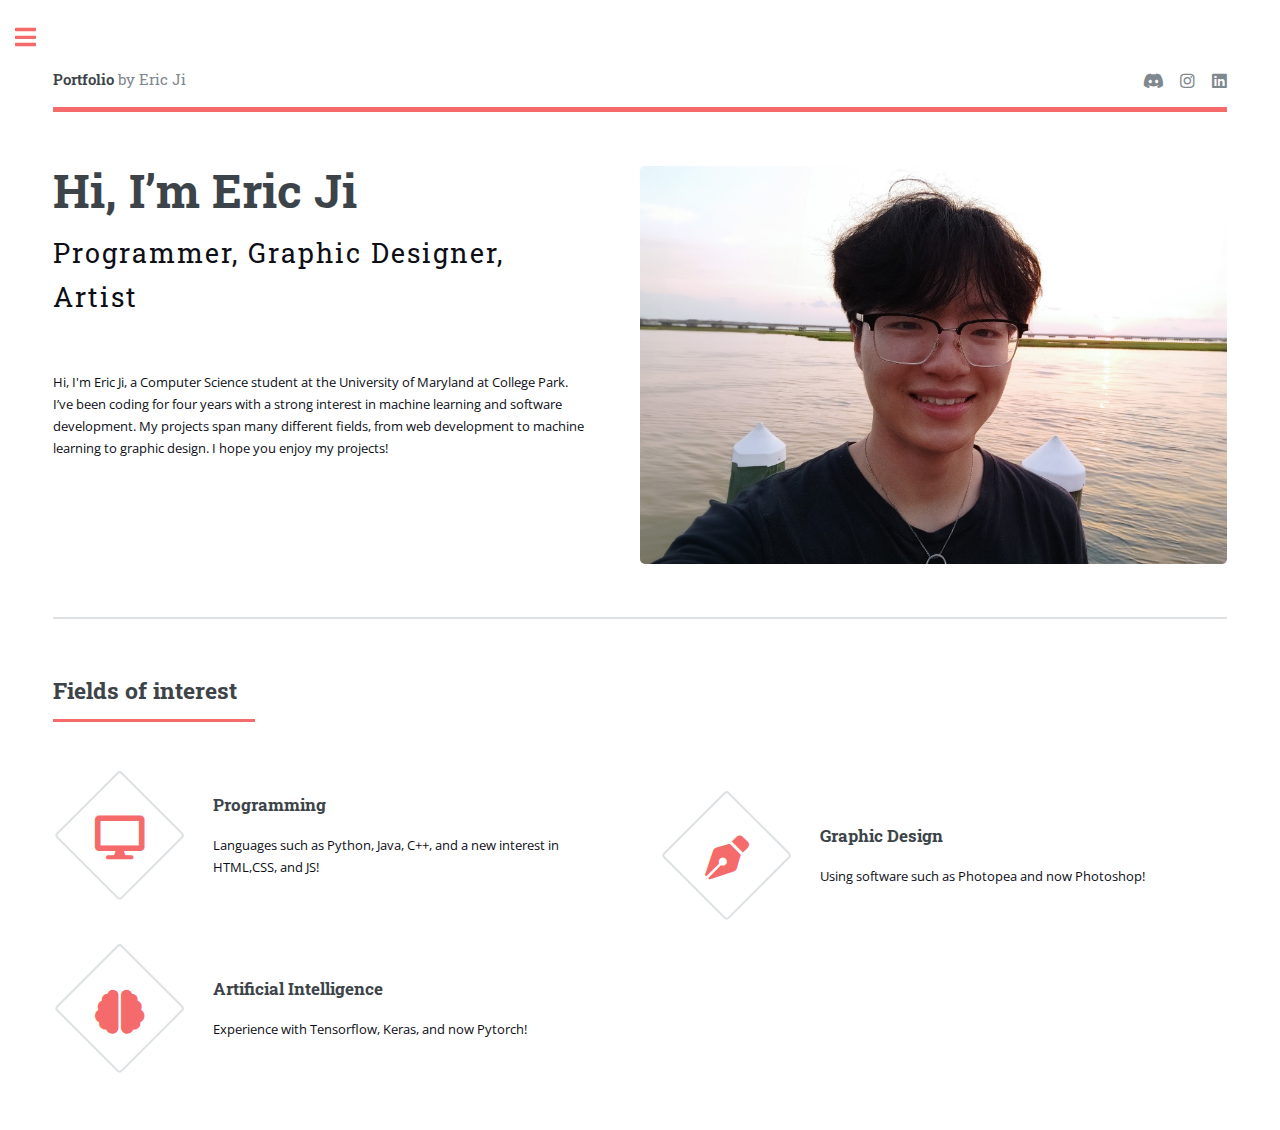
<file: index.html>
<!DOCTYPE HTML>
<!--
-->
<html>
	<head>
		<title>Eric Ji Portfolio</title>
		<meta charset="utf-8" />
		<meta name="viewport" content="width=device-width, initial-scale=1, user-scalable=no" />
		<link rel="stylesheet" href="assets/css/main.css" />
        <link rel="stylesheet" href="assets/css/clipboard.css" /
	</head>
	<body class="is-preload">

		<!-- Wrapper -->
			<div id="wrapper">

				<!-- Main -->
					<div id="main">
						<div class="inner">

							<!-- Header -->
								<header id="header">
									<a href="index.html" class="logo"><strong>Portfolio</strong> by Eric Ji</a>
									<ul class="icons">
										<li><a href="#" class="icon brands fa-discord"><span class="label">Discord</span></a></li>
										<li><a href="https://www.instagram.com/therealegman/" target="_blank" class="icon brands fa-instagram"><span class="label">Instagram</span></a></li>
                                        <li><a href="https://www.linkedin.com/in/ericji2004/" target="_blank" class="icon brands fa-linkedin"><span class="label">LinkedIn</span></a></li>
									</ul-->
								</header>

							<!-- Banner: About me-->
								<section id="banner">
									<div class="content">
										<header>
											<h1>Hi, I’m Eric Ji</h1>
											<p>Programmer, Graphic Designer, Artist</p>
										</header>
										<p>Hi, I'm Eric Ji, a Computer Science student at the University of Maryland at College Park. 
                                           I’ve been coding for four years with a strong interest in machine learning and software development.
                                           My projects span many different fields, from web development to machine learning to graphic design.
                                            I hope you enjoy my projects!
                                        </p>
										<!--ul class="actions">
											<li><a href="#" class="button big">Learn More</a></li>
										</ul-->
									</div>
									<span class="image object">
										<img src="images/pic_of_me1.jpg" alt="" />
									</span>
								</section>

							<!-- Section: Fields of interest -->
								<section>
									<header class="major">
										<h2>Fields of interest</h2>
									</header>
									<div class="features">
										<article>
											<span class="icon solid fa-desktop"></span>
											<div class="content">
												<h3>Programming</h3>
												<p>Languages such as Python, Java, C++, and a new interest in HTML,CSS, and JS!</p>
											</div>
										</article>
										<article>
											<span class="icon solid fa-pen-nib"></span>
											<div class="content">
												<h3>Graphic Design</h3>
												<p>Using software such as Photopea and now Photoshop!</p>
											</div>
										</article>
										<article>
											<span class="icon solid fa-brain"></span>
											<div class="content">
												<h3>Artificial Intelligence</h3>
												<p>Experience with Tensorflow, Keras, and now Pytorch!</p>
											</div>
										</article>
										<!--article>
											<span class="icon solid fa-cubes"></span>
											<div class="content">
												<h3>3D Modeling</h3>
												<p>Projects with Tinkercad are a breeze!</p>
											</div>
										</article-->
									</div>
								</section>

							<!-- Section: More about projects -->
								<!--section>
									<header class="major">
										<h2>More About My Projects</h2>
									</header>
									<div class="posts">
										<article>
											<a href="#" class="image"><img src="images/pic01.jpg" alt="" /></a>
											<h3>AI based word generation</h3>
											<p>Using the wonders of Python and a little bit of statistics, words can be created more accurately than ever before!</p>
											<ul class="actions">
												<li><a href="#" class="button">More</a></li>
											</ul>
										</article>
										<article>
											<a href="#" class="image"><img src="images/pic02.jpg" alt="" /></a>
											<h3>Nulla amet dolore</h3>
											<p>Aenean ornare velit lacus, ac varius enim lorem ullamcorper dolore. Proin aliquam facilisis ante interdum. Sed nulla amet lorem feugiat tempus aliquam.</p>
											<ul class="actions">
												<li><a href="#" class="button">More</a></li>
											</ul>
										</article>
										<article>
											<a href="#" class="image"><img src="images/pic03.jpg" alt="" /></a>
											<h3>Tempus ullamcorper</h3>
											<p>Aenean ornare velit lacus, ac varius enim lorem ullamcorper dolore. Proin aliquam facilisis ante interdum. Sed nulla amet lorem feugiat tempus aliquam.</p>
											<ul class="actions">
												<li><a href="#" class="button">More</a></li>
											</ul>
										</article>
										<article>
											<a href="#" class="image"><img src="images/pic04.jpg" alt="" /></a>
											<h3>Sed etiam facilis</h3>
											<p>Aenean ornare velit lacus, ac varius enim lorem ullamcorper dolore. Proin aliquam facilisis ante interdum. Sed nulla amet lorem feugiat tempus aliquam.</p>
											<ul class="actions">
												<li><a href="#" class="button">More</a></li>
											</ul>
										</article>
										<article>
											<a href="#" class="image"><img src="images/pic05.jpg" alt="" /></a>
											<h3>Feugiat lorem aenean</h3>
											<p>Aenean ornare velit lacus, ac varius enim lorem ullamcorper dolore. Proin aliquam facilisis ante interdum. Sed nulla amet lorem feugiat tempus aliquam.</p>
											<ul class="actions">
												<li><a href="#" class="button">More</a></li>
											</ul>
										</article>
										<article>
											<a href="#" class="image"><img src="images/pic06.jpg" alt="" /></a>
											<h3>Amet varius aliquam</h3>
											<p>Aenean ornare velit lacus, ac varius enim lorem ullamcorper dolore. Proin aliquam facilisis ante interdum. Sed nulla amet lorem feugiat tempus aliquam.</p>
											<ul class="actions">
												<li><a href="#" class="button">More</a></li>
											</ul>
										</article>
									</div>
								</section-->

						</div>
					</div>

				<!-- Sidebar -->
					<div id="sidebar">
						<div class="inner">

							<!-- Search -->
								<!--section id="search" class="alt">
									<form method="post" action="#">
										<input type="text" name="query" id="query" placeholder="Search" />
									</form>
								</section-->

							<!-- Menu -->
								<nav id="menu">
									<header class="major">
										<h2>Menu</h2>
									</header>
									<ul>
										<li><a href="index.html">Homepage</a></li>
                                        <li><a href="aboutMe.html">About Me</a></li>
                                        <!--li>
											<span class="opener">Programming</span>
											<ul>
												<li><a href="#">Lorem Dolor</a></li>
											</ul>
										</li-->
                                        <li><a href="graphicDesign.html">Graphic Design</a></li>
                                        <!--li><a href="index.html">Design</a></li>
                                        <li><a href="index.html">3D Modeling</a></li>
										<li><a href="generic.html">Generic</a></li>
										<li><a href="elements.html">Elements</a></li-->
									</ul>
								</nav>

							<!-- Section -->
								<!--section>
									<header class="major">
										<h2>Ante interdum</h2>
									</header>
									<div class="mini-posts">
										<article>
											<a href="#" class="image"><img src="images/pic07.jpg" alt="" /></a>
											<p>Aenean ornare velit lacus, ac varius enim lorem ullamcorper dolore aliquam.</p>
										</article>
										<article>
											<a href="#" class="image"><img src="images/pic08.jpg" alt="" /></a>
											<p>Aenean ornare velit lacus, ac varius enim lorem ullamcorper dolore aliquam.</p>
										</article>
										<article>
											<a href="#" class="image"><img src="images/pic09.jpg" alt="" /></a>
											<p>Aenean ornare velit lacus, ac varius enim lorem ullamcorper dolore aliquam.</p>
										</article>
									</div>
									<ul class="actions">
										<li><a href="#" class="button">More</a></li>
									</ul>
								</section-->

							<!-- Section: contacts -->
                            <section>
                                <header class="major">
                                    <h2>Get in touch</h2>
                                </header>
                                <p>I'm always looking for new experiances and opportunities! If you're interested in having me be part of your team, feel free to reach out!</p>
                                <ul class="contact">
                                    <!--li class="icon solid fa-envelope"><a href="#">information@untitled.tld</a></li-->
                                    <li onclick="copyToClipboard()" class="icon brands fa-discord tooltip">
                                        Thatoneasianguy#1894
                                        <span class="tooltiptext">Click to copy Discord ID</span>
                                    </li>

                                    <li class="icon brands fa-instagram">
                                        <a href="https://www.instagram.com/therealegman/" target="_blank">@therealegman</a>
                                    </li>
                                    
                                    <li class="icon brands fa-linkedin">
                                        <a href="https://www.linkedin.com/in/ericji2004/" target="_blank">Eric Ji</a>
                                    </li>
                                            <!--li class="icon solid fa-home">1234 Somewhere Road #8254<br />
                                    Nashville, TN 00000-0000</li-->
                                </ul>
                            </section>

							<!-- Footer -->
								<footer id="footer">
									<p class="copyright">&copy; Eric Ji Ltd. All rights reserved.</p>
								</footer>

						</div>
					</div>

			</div>

		<!-- Scripts -->
			<script src="assets/js/jquery.min.js"></script>
			<script src="assets/js/browser.min.js"></script>
			<script src="assets/js/breakpoints.min.js"></script>
			<script src="assets/js/util.js"></script>
			<script src="assets/js/main.js"></script>
            <script src="assets/js/clipboard.js"></script>

	</body>
</html>
</file>
<file: assets/css/clipboard.css>
.tooltip {
    position: relative;
    display: inline-block;
  }
  
  .tooltip .tooltiptext {
    visibility: hidden;
    width: 140px;
    background-color: #555;
    color: #fff; 
    text-align: center;
    border-radius: 6px;
    padding: 5px;
    position: absolute;
    z-index: 1;
    bottom: 150%;
    left: 50%;
    margin-left: -75px;
    opacity: 0;
    transition: opacity 0.3s;
  }
  
  .tooltip .tooltiptext::after {
    content: "";
    position: absolute;
    top: 100%;
    left: 50%;
    margin-left: -5px;
    border-width: 5px;
    border-style: solid;
    border-color: #555 transparent transparent transparent;
  }
  
  .tooltip:hover .tooltiptext {
    visibility: visible;
    opacity: 1;
  }

#custom_image {
    width: 100%;
    height: 100%;
    float: left;
}
</file>
<file: assets/css/main.css>
@import url(fontawesome-all.min.css);
@import url("https://fonts.googleapis.com/css?family=Open+Sans:400,600,400italic,600italic|Roboto+Slab:400,700");
/*
	Editorial by HTML5 UP
	html5up.net | @ajlkn
	Free for personal and commercial use under the CCA 3.0 license (html5up.net/license)
*/
html, body, div, span, applet, object,
iframe, h1, h2, h3, h4, h5, h6, p, blockquote,
pre, a, abbr, acronym, address, big, cite,
code, del, dfn, em, img, ins, kbd, q, s, samp,
small, strike, strong, sub, sup, tt, var, b,
u, i, center, dl, dt, dd, ol, ul, li, fieldset,
form, label, legend, table, caption, tbody,
tfoot, thead, tr, th, td, article, aside,
canvas, details, embed, figure, figcaption,
footer, header, hgroup, menu, nav, output, ruby,
section, summary, time, mark, audio, video {
  margin: 0;
  padding: 0;
  border: 0;
  font-size: 100%;
  font: inherit;
  vertical-align: baseline; }

article, aside, details, figcaption, figure,
footer, header, hgroup, menu, nav, section {
  display: block; }

body {
  line-height: 1; }

ol, ul {
  list-style: none; }

blockquote, q {
  quotes: none; }
  blockquote:before, blockquote:after, q:before, q:after {
    content: '';
    content: none; }

table {
  border-collapse: collapse;
  border-spacing: 0; }

body {
  -webkit-text-size-adjust: none; }

mark {
  background-color: transparent;
  color: inherit; }

input::-moz-focus-inner {
  border: 0;
  padding: 0; }

input, select, textarea {
  -moz-appearance: none;
  -webkit-appearance: none;
  -ms-appearance: none;
  appearance: none; }

/* Basic */
@-ms-viewport {
  width: device-width; }

body {
  -ms-overflow-style: scrollbar; }

@media screen and (max-width: 480px) {
  html, body {
    min-width: 320px; } }

html {
  box-sizing: border-box; }

*, *:before, *:after {
  box-sizing: inherit; }

body {
  background: #ffffff; }
  body.is-preload *, body.is-preload *:before, body.is-preload *:after, body.is-resizing *, body.is-resizing *:before, body.is-resizing *:after {
    -moz-animation: none !important;
    -webkit-animation: none !important;
    -ms-animation: none !important;
    animation: none !important;
    -moz-transition: none !important;
    -webkit-transition: none !important;
    -ms-transition: none !important;
    transition: none !important; }

/* Type */
body, input, select, textarea {
  color: #7f888f;
  font-family: "Open Sans", sans-serif;
  font-size: 13pt;
  font-weight: 400;
  line-height: 1.65; }
  @media screen and (max-width: 1680px) {
    body, input, select, textarea {
      font-size: 11pt; } }
  @media screen and (max-width: 1280px) {
    body, input, select, textarea {
      font-size: 10pt; } }
  @media screen and (max-width: 360px) {
    body, input, select, textarea {
      font-size: 9pt; } }

a {
  -moz-transition: color 0.2s ease-in-out, border-bottom-color 0.2s ease-in-out;
  -webkit-transition: color 0.2s ease-in-out, border-bottom-color 0.2s ease-in-out;
  -ms-transition: color 0.2s ease-in-out, border-bottom-color 0.2s ease-in-out;
  transition: color 0.2s ease-in-out, border-bottom-color 0.2s ease-in-out;
  border-bottom: dotted 1px;
  color: #f56a6a;
  text-decoration: none; }
  a:hover {
    border-bottom-color: #f56a6a;
    color: #f56a6a !important; }
    a:hover strong {
      color: inherit; }

strong, b {
  color: #3d4449;
  font-weight: 600; }

em, i {
  font-style: italic; }

p {
  margin: 0 0 2em 0; 
  color: rgb(13, 14, 22);}

h1, h2, h3, h4, h5, h6 {
  color: #3d4449;
  font-family: "Roboto Slab", serif;
  font-weight: 700;
  line-height: 1.5;
  margin: 0 0 1em 0; }
  h1 a, h2 a, h3 a, h4 a, h5 a, h6 a {
    color: inherit;
    text-decoration: none;
    border-bottom: 0; }

h1 {
  font-size: 4em;
  margin: 0 0 0.5em 0;
  line-height: 1.3; }

h2 {
  font-size: 1.75em; }

h3 {
  font-size: 1.25em; }

h4 {
  font-size: 1.1em; }

h5 {
  font-size: 0.9em; }

h6 {
  font-size: 0.7em; }

@media screen and (max-width: 1680px) {
  h1 {
    font-size: 3.5em; } }

@media screen and (max-width: 980px) {
  h1 {
    font-size: 3.25em; } }

@media screen and (max-width: 736px) {
  h1 {
    font-size: 2em;
    line-height: 1.4; }
  h2 {
    font-size: 1.5em; } }

sub {
  font-size: 0.8em;
  position: relative;
  top: 0.5em; }

sup {
  font-size: 0.8em;
  position: relative;
  top: -0.5em; }

blockquote {
  border-left: solid 3px rgba(210, 215, 217, 0.75);
  font-style: italic;
  margin: 0 0 2em 0;
  padding: 0.5em 0 0.5em 2em; }

code {
  background: rgba(230, 235, 237, 0.25);
  border-radius: 0.375em;
  border: solid 1px rgba(210, 215, 217, 0.75);
  font-family: "Courier New", monospace;
  font-size: 0.9em;
  margin: 0 0.25em;
  padding: 0.25em 0.65em; }

pre {
  -webkit-overflow-scrolling: touch;
  font-family: "Courier New", monospace;
  font-size: 0.9em;
  margin: 0 0 2em 0; }
  pre code {
    display: block;
    line-height: 1.75;
    padding: 1em 1.5em;
    overflow-x: auto; }

hr {
  border: 0;
  border-bottom: solid 1px rgba(210, 215, 217, 0.75);
  margin: 2em 0; }
  hr.major {
    margin: 3em 0; }

.align-left {
  text-align: left; }

.align-center {
  text-align: center; }

.align-right {
  text-align: right; }

/* Row */
.row {
  display: flex;
  flex-wrap: wrap;
  box-sizing: border-box;
  align-items: stretch; }
  .row > * {
    box-sizing: border-box; }
  .row.gtr-uniform > * > :last-child {
    margin-bottom: 0; }
  .row.aln-left {
    justify-content: flex-start; }
  .row.aln-center {
    justify-content: center; }
  .row.aln-right {
    justify-content: flex-end; }
  .row.aln-top {
    align-items: flex-start; }
  .row.aln-middle {
    align-items: center; }
  .row.aln-bottom {
    align-items: flex-end; }
  .row > .imp {
    order: -1; }
  .row > .col-1 {
    width: 8.33333%; }
  .row > .off-1 {
    margin-left: 8.33333%; }
  .row > .col-2 {
    width: 16.66667%; }
  .row > .off-2 {
    margin-left: 16.66667%; }
  .row > .col-3 {
    width: 25%; }
  .row > .off-3 {
    margin-left: 25%; }
  .row > .col-4 {
    width: 33.33333%; }
  .row > .off-4 {
    margin-left: 33.33333%; }
  .row > .col-5 {
    width: 41.66667%; }
  .row > .off-5 {
    margin-left: 41.66667%; }
  .row > .col-6 {
    width: 50%; }
  .row > .off-6 {
    margin-left: 50%; }
  .row > .col-7 {
    width: 58.33333%; }
  .row > .off-7 {
    margin-left: 58.33333%; }
  .row > .col-8 {
    width: 66.66667%; }
  .row > .off-8 {
    margin-left: 66.66667%; }
  .row > .col-9 {
    width: 75%; }
  .row > .off-9 {
    margin-left: 75%; }
  .row > .col-10 {
    width: 83.33333%; }
  .row > .off-10 {
    margin-left: 83.33333%; }
  .row > .col-11 {
    width: 91.66667%; }
  .row > .off-11 {
    margin-left: 91.66667%; }
  .row > .col-12 {
    width: 100%; }
  .row > .off-12 {
    margin-left: 100%; }
  .row.gtr-0 {
    margin-top: 0;
    margin-left: 0em; }
    .row.gtr-0 > * {
      padding: 0 0 0 0em; }
    .row.gtr-0.gtr-uniform {
      margin-top: 0em; }
      .row.gtr-0.gtr-uniform > * {
        padding-top: 0em; }
  .row.gtr-25 {
    margin-top: 0;
    margin-left: -0.375em; }
    .row.gtr-25 > * {
      padding: 0 0 0 0.375em; }
    .row.gtr-25.gtr-uniform {
      margin-top: -0.375em; }
      .row.gtr-25.gtr-uniform > * {
        padding-top: 0.375em; }
  .row.gtr-50 {
    margin-top: 0;
    margin-left: -0.75em; }
    .row.gtr-50 > * {
      padding: 0 0 0 0.75em; }
    .row.gtr-50.gtr-uniform {
      margin-top: -0.75em; }
      .row.gtr-50.gtr-uniform > * {
        padding-top: 0.75em; }
  .row {
    margin-top: 0;
    margin-left: -1.5em; }
    .row > * {
      padding: 0 0 0 1.5em; }
    .row.gtr-uniform {
      margin-top: -1.5em; }
      .row.gtr-uniform > * {
        padding-top: 1.5em; }
  .row.gtr-150 {
    margin-top: 0;
    margin-left: -2.25em; }
    .row.gtr-150 > * {
      padding: 0 0 0 2.25em; }
    .row.gtr-150.gtr-uniform {
      margin-top: -2.25em; }
      .row.gtr-150.gtr-uniform > * {
        padding-top: 2.25em; }
  .row.gtr-200 {
    margin-top: 0;
    margin-left: -3em; }
    .row.gtr-200 > * {
      padding: 0 0 0 3em; }
    .row.gtr-200.gtr-uniform {
      margin-top: -3em; }
      .row.gtr-200.gtr-uniform > * {
        padding-top: 3em; }
  @media screen and (max-width: 1680px) {
    .row {
      display: flex;
      flex-wrap: wrap;
      box-sizing: border-box;
      align-items: stretch; }
      .row > * {
        box-sizing: border-box; }
      .row.gtr-uniform > * > :last-child {
        margin-bottom: 0; }
      .row.aln-left {
        justify-content: flex-start; }
      .row.aln-center {
        justify-content: center; }
      .row.aln-right {
        justify-content: flex-end; }
      .row.aln-top {
        align-items: flex-start; }
      .row.aln-middle {
        align-items: center; }
      .row.aln-bottom {
        align-items: flex-end; }
      .row > .imp-xlarge {
        order: -1; }
      .row > .col-1-xlarge {
        width: 8.33333%; }
      .row > .off-1-xlarge {
        margin-left: 8.33333%; }
      .row > .col-2-xlarge {
        width: 16.66667%; }
      .row > .off-2-xlarge {
        margin-left: 16.66667%; }
      .row > .col-3-xlarge {
        width: 25%; }
      .row > .off-3-xlarge {
        margin-left: 25%; }
      .row > .col-4-xlarge {
        width: 33.33333%; }
      .row > .off-4-xlarge {
        margin-left: 33.33333%; }
      .row > .col-5-xlarge {
        width: 41.66667%; }
      .row > .off-5-xlarge {
        margin-left: 41.66667%; }
      .row > .col-6-xlarge {
        width: 50%; }
      .row > .off-6-xlarge {
        margin-left: 50%; }
      .row > .col-7-xlarge {
        width: 58.33333%; }
      .row > .off-7-xlarge {
        margin-left: 58.33333%; }
      .row > .col-8-xlarge {
        width: 66.66667%; }
      .row > .off-8-xlarge {
        margin-left: 66.66667%; }
      .row > .col-9-xlarge {
        width: 75%; }
      .row > .off-9-xlarge {
        margin-left: 75%; }
      .row > .col-10-xlarge {
        width: 83.33333%; }
      .row > .off-10-xlarge {
        margin-left: 83.33333%; }
      .row > .col-11-xlarge {
        width: 91.66667%; }
      .row > .off-11-xlarge {
        margin-left: 91.66667%; }
      .row > .col-12-xlarge {
        width: 100%; }
      .row > .off-12-xlarge {
        margin-left: 100%; }
      .row.gtr-0 {
        margin-top: 0;
        margin-left: 0em; }
        .row.gtr-0 > * {
          padding: 0 0 0 0em; }
        .row.gtr-0.gtr-uniform {
          margin-top: 0em; }
          .row.gtr-0.gtr-uniform > * {
            padding-top: 0em; }
      .row.gtr-25 {
        margin-top: 0;
        margin-left: -0.375em; }
        .row.gtr-25 > * {
          padding: 0 0 0 0.375em; }
        .row.gtr-25.gtr-uniform {
          margin-top: -0.375em; }
          .row.gtr-25.gtr-uniform > * {
            padding-top: 0.375em; }
      .row.gtr-50 {
        margin-top: 0;
        margin-left: -0.75em; }
        .row.gtr-50 > * {
          padding: 0 0 0 0.75em; }
        .row.gtr-50.gtr-uniform {
          margin-top: -0.75em; }
          .row.gtr-50.gtr-uniform > * {
            padding-top: 0.75em; }
      .row {
        margin-top: 0;
        margin-left: -1.5em; }
        .row > * {
          padding: 0 0 0 1.5em; }
        .row.gtr-uniform {
          margin-top: -1.5em; }
          .row.gtr-uniform > * {
            padding-top: 1.5em; }
      .row.gtr-150 {
        margin-top: 0;
        margin-left: -2.25em; }
        .row.gtr-150 > * {
          padding: 0 0 0 2.25em; }
        .row.gtr-150.gtr-uniform {
          margin-top: -2.25em; }
          .row.gtr-150.gtr-uniform > * {
            padding-top: 2.25em; }
      .row.gtr-200 {
        margin-top: 0;
        margin-left: -3em; }
        .row.gtr-200 > * {
          padding: 0 0 0 3em; }
        .row.gtr-200.gtr-uniform {
          margin-top: -3em; }
          .row.gtr-200.gtr-uniform > * {
            padding-top: 3em; } }
  @media screen and (max-width: 1280px) {
    .row {
      display: flex;
      flex-wrap: wrap;
      box-sizing: border-box;
      align-items: stretch; }
      .row > * {
        box-sizing: border-box; }
      .row.gtr-uniform > * > :last-child {
        margin-bottom: 0; }
      .row.aln-left {
        justify-content: flex-start; }
      .row.aln-center {
        justify-content: center; }
      .row.aln-right {
        justify-content: flex-end; }
      .row.aln-top {
        align-items: flex-start; }
      .row.aln-middle {
        align-items: center; }
      .row.aln-bottom {
        align-items: flex-end; }
      .row > .imp-large {
        order: -1; }
      .row > .col-1-large {
        width: 8.33333%; }
      .row > .off-1-large {
        margin-left: 8.33333%; }
      .row > .col-2-large {
        width: 16.66667%; }
      .row > .off-2-large {
        margin-left: 16.66667%; }
      .row > .col-3-large {
        width: 25%; }
      .row > .off-3-large {
        margin-left: 25%; }
      .row > .col-4-large {
        width: 33.33333%; }
      .row > .off-4-large {
        margin-left: 33.33333%; }
      .row > .col-5-large {
        width: 41.66667%; }
      .row > .off-5-large {
        margin-left: 41.66667%; }
      .row > .col-6-large {
        width: 50%; }
      .row > .off-6-large {
        margin-left: 50%; }
      .row > .col-7-large {
        width: 58.33333%; }
      .row > .off-7-large {
        margin-left: 58.33333%; }
      .row > .col-8-large {
        width: 66.66667%; }
      .row > .off-8-large {
        margin-left: 66.66667%; }
      .row > .col-9-large {
        width: 75%; }
      .row > .off-9-large {
        margin-left: 75%; }
      .row > .col-10-large {
        width: 83.33333%; }
      .row > .off-10-large {
        margin-left: 83.33333%; }
      .row > .col-11-large {
        width: 91.66667%; }
      .row > .off-11-large {
        margin-left: 91.66667%; }
      .row > .col-12-large {
        width: 100%; }
      .row > .off-12-large {
        margin-left: 100%; }
      .row.gtr-0 {
        margin-top: 0;
        margin-left: 0em; }
        .row.gtr-0 > * {
          padding: 0 0 0 0em; }
        .row.gtr-0.gtr-uniform {
          margin-top: 0em; }
          .row.gtr-0.gtr-uniform > * {
            padding-top: 0em; }
      .row.gtr-25 {
        margin-top: 0;
        margin-left: -0.375em; }
        .row.gtr-25 > * {
          padding: 0 0 0 0.375em; }
        .row.gtr-25.gtr-uniform {
          margin-top: -0.375em; }
          .row.gtr-25.gtr-uniform > * {
            padding-top: 0.375em; }
      .row.gtr-50 {
        margin-top: 0;
        margin-left: -0.75em; }
        .row.gtr-50 > * {
          padding: 0 0 0 0.75em; }
        .row.gtr-50.gtr-uniform {
          margin-top: -0.75em; }
          .row.gtr-50.gtr-uniform > * {
            padding-top: 0.75em; }
      .row {
        margin-top: 0;
        margin-left: -1.5em; }
        .row > * {
          padding: 0 0 0 1.5em; }
        .row.gtr-uniform {
          margin-top: -1.5em; }
          .row.gtr-uniform > * {
            padding-top: 1.5em; }
      .row.gtr-150 {
        margin-top: 0;
        margin-left: -2.25em; }
        .row.gtr-150 > * {
          padding: 0 0 0 2.25em; }
        .row.gtr-150.gtr-uniform {
          margin-top: -2.25em; }
          .row.gtr-150.gtr-uniform > * {
            padding-top: 2.25em; }
      .row.gtr-200 {
        margin-top: 0;
        margin-left: -3em; }
        .row.gtr-200 > * {
          padding: 0 0 0 3em; }
        .row.gtr-200.gtr-uniform {
          margin-top: -3em; }
          .row.gtr-200.gtr-uniform > * {
            padding-top: 3em; } }
  @media screen and (max-width: 980px) {
    .row {
      display: flex;
      flex-wrap: wrap;
      box-sizing: border-box;
      align-items: stretch; }
      .row > * {
        box-sizing: border-box; }
      .row.gtr-uniform > * > :last-child {
        margin-bottom: 0; }
      .row.aln-left {
        justify-content: flex-start; }
      .row.aln-center {
        justify-content: center; }
      .row.aln-right {
        justify-content: flex-end; }
      .row.aln-top {
        align-items: flex-start; }
      .row.aln-middle {
        align-items: center; }
      .row.aln-bottom {
        align-items: flex-end; }
      .row > .imp-medium {
        order: -1; }
      .row > .col-1-medium {
        width: 8.33333%; }
      .row > .off-1-medium {
        margin-left: 8.33333%; }
      .row > .col-2-medium {
        width: 16.66667%; }
      .row > .off-2-medium {
        margin-left: 16.66667%; }
      .row > .col-3-medium {
        width: 25%; }
      .row > .off-3-medium {
        margin-left: 25%; }
      .row > .col-4-medium {
        width: 33.33333%; }
      .row > .off-4-medium {
        margin-left: 33.33333%; }
      .row > .col-5-medium {
        width: 41.66667%; }
      .row > .off-5-medium {
        margin-left: 41.66667%; }
      .row > .col-6-medium {
        width: 50%; }
      .row > .off-6-medium {
        margin-left: 50%; }
      .row > .col-7-medium {
        width: 58.33333%; }
      .row > .off-7-medium {
        margin-left: 58.33333%; }
      .row > .col-8-medium {
        width: 66.66667%; }
      .row > .off-8-medium {
        margin-left: 66.66667%; }
      .row > .col-9-medium {
        width: 75%; }
      .row > .off-9-medium {
        margin-left: 75%; }
      .row > .col-10-medium {
        width: 83.33333%; }
      .row > .off-10-medium {
        margin-left: 83.33333%; }
      .row > .col-11-medium {
        width: 91.66667%; }
      .row > .off-11-medium {
        margin-left: 91.66667%; }
      .row > .col-12-medium {
        width: 100%; }
      .row > .off-12-medium {
        margin-left: 100%; }
      .row.gtr-0 {
        margin-top: 0;
        margin-left: 0em; }
        .row.gtr-0 > * {
          padding: 0 0 0 0em; }
        .row.gtr-0.gtr-uniform {
          margin-top: 0em; }
          .row.gtr-0.gtr-uniform > * {
            padding-top: 0em; }
      .row.gtr-25 {
        margin-top: 0;
        margin-left: -0.375em; }
        .row.gtr-25 > * {
          padding: 0 0 0 0.375em; }
        .row.gtr-25.gtr-uniform {
          margin-top: -0.375em; }
          .row.gtr-25.gtr-uniform > * {
            padding-top: 0.375em; }
      .row.gtr-50 {
        margin-top: 0;
        margin-left: -0.75em; }
        .row.gtr-50 > * {
          padding: 0 0 0 0.75em; }
        .row.gtr-50.gtr-uniform {
          margin-top: -0.75em; }
          .row.gtr-50.gtr-uniform > * {
            padding-top: 0.75em; }
      .row {
        margin-top: 0;
        margin-left: -1.5em; }
        .row > * {
          padding: 0 0 0 1.5em; }
        .row.gtr-uniform {
          margin-top: -1.5em; }
          .row.gtr-uniform > * {
            padding-top: 1.5em; }
      .row.gtr-150 {
        margin-top: 0;
        margin-left: -2.25em; }
        .row.gtr-150 > * {
          padding: 0 0 0 2.25em; }
        .row.gtr-150.gtr-uniform {
          margin-top: -2.25em; }
          .row.gtr-150.gtr-uniform > * {
            padding-top: 2.25em; }
      .row.gtr-200 {
        margin-top: 0;
        margin-left: -3em; }
        .row.gtr-200 > * {
          padding: 0 0 0 3em; }
        .row.gtr-200.gtr-uniform {
          margin-top: -3em; }
          .row.gtr-200.gtr-uniform > * {
            padding-top: 3em; } }
  @media screen and (max-width: 736px) {
    .row {
      display: flex;
      flex-wrap: wrap;
      box-sizing: border-box;
      align-items: stretch; }
      .row > * {
        box-sizing: border-box; }
      .row.gtr-uniform > * > :last-child {
        margin-bottom: 0; }
      .row.aln-left {
        justify-content: flex-start; }
      .row.aln-center {
        justify-content: center; }
      .row.aln-right {
        justify-content: flex-end; }
      .row.aln-top {
        align-items: flex-start; }
      .row.aln-middle {
        align-items: center; }
      .row.aln-bottom {
        align-items: flex-end; }
      .row > .imp-small {
        order: -1; }
      .row > .col-1-small {
        width: 8.33333%; }
      .row > .off-1-small {
        margin-left: 8.33333%; }
      .row > .col-2-small {
        width: 16.66667%; }
      .row > .off-2-small {
        margin-left: 16.66667%; }
      .row > .col-3-small {
        width: 25%; }
      .row > .off-3-small {
        margin-left: 25%; }
      .row > .col-4-small {
        width: 33.33333%; }
      .row > .off-4-small {
        margin-left: 33.33333%; }
      .row > .col-5-small {
        width: 41.66667%; }
      .row > .off-5-small {
        margin-left: 41.66667%; }
      .row > .col-6-small {
        width: 50%; }
      .row > .off-6-small {
        margin-left: 50%; }
      .row > .col-7-small {
        width: 58.33333%; }
      .row > .off-7-small {
        margin-left: 58.33333%; }
      .row > .col-8-small {
        width: 66.66667%; }
      .row > .off-8-small {
        margin-left: 66.66667%; }
      .row > .col-9-small {
        width: 75%; }
      .row > .off-9-small {
        margin-left: 75%; }
      .row > .col-10-small {
        width: 83.33333%; }
      .row > .off-10-small {
        margin-left: 83.33333%; }
      .row > .col-11-small {
        width: 91.66667%; }
      .row > .off-11-small {
        margin-left: 91.66667%; }
      .row > .col-12-small {
        width: 100%; }
      .row > .off-12-small {
        margin-left: 100%; }
      .row.gtr-0 {
        margin-top: 0;
        margin-left: 0em; }
        .row.gtr-0 > * {
          padding: 0 0 0 0em; }
        .row.gtr-0.gtr-uniform {
          margin-top: 0em; }
          .row.gtr-0.gtr-uniform > * {
            padding-top: 0em; }
      .row.gtr-25 {
        margin-top: 0;
        margin-left: -0.375em; }
        .row.gtr-25 > * {
          padding: 0 0 0 0.375em; }
        .row.gtr-25.gtr-uniform {
          margin-top: -0.375em; }
          .row.gtr-25.gtr-uniform > * {
            padding-top: 0.375em; }
      .row.gtr-50 {
        margin-top: 0;
        margin-left: -0.75em; }
        .row.gtr-50 > * {
          padding: 0 0 0 0.75em; }
        .row.gtr-50.gtr-uniform {
          margin-top: -0.75em; }
          .row.gtr-50.gtr-uniform > * {
            padding-top: 0.75em; }
      .row {
        margin-top: 0;
        margin-left: -1.5em; }
        .row > * {
          padding: 0 0 0 1.5em; }
        .row.gtr-uniform {
          margin-top: -1.5em; }
          .row.gtr-uniform > * {
            padding-top: 1.5em; }
      .row.gtr-150 {
        margin-top: 0;
        margin-left: -2.25em; }
        .row.gtr-150 > * {
          padding: 0 0 0 2.25em; }
        .row.gtr-150.gtr-uniform {
          margin-top: -2.25em; }
          .row.gtr-150.gtr-uniform > * {
            padding-top: 2.25em; }
      .row.gtr-200 {
        margin-top: 0;
        margin-left: -3em; }
        .row.gtr-200 > * {
          padding: 0 0 0 3em; }
        .row.gtr-200.gtr-uniform {
          margin-top: -3em; }
          .row.gtr-200.gtr-uniform > * {
            padding-top: 3em; } }
  @media screen and (max-width: 480px) {
    .row {
      display: flex;
      flex-wrap: wrap;
      box-sizing: border-box;
      align-items: stretch; }
      .row > * {
        box-sizing: border-box; }
      .row.gtr-uniform > * > :last-child {
        margin-bottom: 0; }
      .row.aln-left {
        justify-content: flex-start; }
      .row.aln-center {
        justify-content: center; }
      .row.aln-right {
        justify-content: flex-end; }
      .row.aln-top {
        align-items: flex-start; }
      .row.aln-middle {
        align-items: center; }
      .row.aln-bottom {
        align-items: flex-end; }
      .row > .imp-xsmall {
        order: -1; }
      .row > .col-1-xsmall {
        width: 8.33333%; }
      .row > .off-1-xsmall {
        margin-left: 8.33333%; }
      .row > .col-2-xsmall {
        width: 16.66667%; }
      .row > .off-2-xsmall {
        margin-left: 16.66667%; }
      .row > .col-3-xsmall {
        width: 25%; }
      .row > .off-3-xsmall {
        margin-left: 25%; }
      .row > .col-4-xsmall {
        width: 33.33333%; }
      .row > .off-4-xsmall {
        margin-left: 33.33333%; }
      .row > .col-5-xsmall {
        width: 41.66667%; }
      .row > .off-5-xsmall {
        margin-left: 41.66667%; }
      .row > .col-6-xsmall {
        width: 50%; }
      .row > .off-6-xsmall {
        margin-left: 50%; }
      .row > .col-7-xsmall {
        width: 58.33333%; }
      .row > .off-7-xsmall {
        margin-left: 58.33333%; }
      .row > .col-8-xsmall {
        width: 66.66667%; }
      .row > .off-8-xsmall {
        margin-left: 66.66667%; }
      .row > .col-9-xsmall {
        width: 75%; }
      .row > .off-9-xsmall {
        margin-left: 75%; }
      .row > .col-10-xsmall {
        width: 83.33333%; }
      .row > .off-10-xsmall {
        margin-left: 83.33333%; }
      .row > .col-11-xsmall {
        width: 91.66667%; }
      .row > .off-11-xsmall {
        margin-left: 91.66667%; }
      .row > .col-12-xsmall {
        width: 100%; }
      .row > .off-12-xsmall {
        margin-left: 100%; }
      .row.gtr-0 {
        margin-top: 0;
        margin-left: 0em; }
        .row.gtr-0 > * {
          padding: 0 0 0 0em; }
        .row.gtr-0.gtr-uniform {
          margin-top: 0em; }
          .row.gtr-0.gtr-uniform > * {
            padding-top: 0em; }
      .row.gtr-25 {
        margin-top: 0;
        margin-left: -0.375em; }
        .row.gtr-25 > * {
          padding: 0 0 0 0.375em; }
        .row.gtr-25.gtr-uniform {
          margin-top: -0.375em; }
          .row.gtr-25.gtr-uniform > * {
            padding-top: 0.375em; }
      .row.gtr-50 {
        margin-top: 0;
        margin-left: -0.75em; }
        .row.gtr-50 > * {
          padding: 0 0 0 0.75em; }
        .row.gtr-50.gtr-uniform {
          margin-top: -0.75em; }
          .row.gtr-50.gtr-uniform > * {
            padding-top: 0.75em; }
      .row {
        margin-top: 0;
        margin-left: -1.5em; }
        .row > * {
          padding: 0 0 0 1.5em; }
        .row.gtr-uniform {
          margin-top: -1.5em; }
          .row.gtr-uniform > * {
            padding-top: 1.5em; }
      .row.gtr-150 {
        margin-top: 0;
        margin-left: -2.25em; }
        .row.gtr-150 > * {
          padding: 0 0 0 2.25em; }
        .row.gtr-150.gtr-uniform {
          margin-top: -2.25em; }
          .row.gtr-150.gtr-uniform > * {
            padding-top: 2.25em; }
      .row.gtr-200 {
        margin-top: 0;
        margin-left: -3em; }
        .row.gtr-200 > * {
          padding: 0 0 0 3em; }
        .row.gtr-200.gtr-uniform {
          margin-top: -3em; }
          .row.gtr-200.gtr-uniform > * {
            padding-top: 3em; } }

/* Section/Article */
section.special, article.special {
  text-align: center; }

header p {
  font-family: "Roboto Slab", serif;
  font-size: 2em;
  font-weight: 400;
  letter-spacing: 0.075em;
  margin-top: -0.5em; }

header.major > :last-child {
  border-bottom: solid 3px #f56a6a;
  display: inline-block;
  margin: 0 0 2em 0;
  padding: 0 0.75em 0.5em 0; }

header.main > :last-child {
  margin: 0 0 1em 0; }

/* Form */
form {
  margin: 0 0 2em 0; }

label {
  color: #3d4449;
  display: block;
  font-size: 0.9em;
  font-weight: 600;
  margin: 0 0 1em 0; }

input[type="text"],
input[type="password"],
input[type="email"],
input[type="tel"],
input[type="search"],
input[type="url"],
select,
textarea {
  -moz-appearance: none;
  -webkit-appearance: none;
  -ms-appearance: none;
  appearance: none;
  background: #ffffff;
  border-radius: 0.375em;
  border: none;
  border: solid 1px rgba(210, 215, 217, 0.75);
  color: inherit;
  display: block;
  outline: 0;
  padding: 0 1em;
  text-decoration: none;
  width: 100%; }
  input[type="text"]:invalid,
  input[type="password"]:invalid,
  input[type="email"]:invalid,
  input[type="tel"]:invalid,
  input[type="search"]:invalid,
  input[type="url"]:invalid,
  select:invalid,
  textarea:invalid {
    box-shadow: none; }
  input[type="text"]:focus,
  input[type="password"]:focus,
  input[type="email"]:focus,
  input[type="tel"]:focus,
  input[type="search"]:focus,
  input[type="url"]:focus,
  select:focus,
  textarea:focus {
    border-color: #f56a6a;
    box-shadow: 0 0 0 1px #f56a6a; }

select {
  background-image: url("data:image/svg+xml;charset=utf8,%3Csvg xmlns='http://www.w3.org/2000/svg' width='40' height='40' preserveAspectRatio='none' viewBox='0 0 40 40'%3E%3Cpath d='M9.4,12.3l10.4,10.4l10.4-10.4c0.2-0.2,0.5-0.4,0.9-0.4c0.3,0,0.6,0.1,0.9,0.4l3.3,3.3c0.2,0.2,0.4,0.5,0.4,0.9 c0,0.4-0.1,0.6-0.4,0.9L20.7,31.9c-0.2,0.2-0.5,0.4-0.9,0.4c-0.3,0-0.6-0.1-0.9-0.4L4.3,17.3c-0.2-0.2-0.4-0.5-0.4-0.9 c0-0.4,0.1-0.6,0.4-0.9l3.3-3.3c0.2-0.2,0.5-0.4,0.9-0.4S9.1,12.1,9.4,12.3z' fill='rgba(210, 215, 217, 0.75)' /%3E%3C/svg%3E");
  background-size: 1.25em;
  background-repeat: no-repeat;
  background-position: calc(100% - 1em) center;
  height: 2.75em;
  padding-right: 2.75em;
  text-overflow: ellipsis; }
  select option {
    color: #3d4449;
    background: #ffffff; }
  select:focus::-ms-value {
    background-color: transparent; }
  select::-ms-expand {
    display: none; }

input[type="text"],
input[type="password"],
input[type="email"],
input[type="tel"],
input[type="search"],
input[type="url"],
select {
  height: 2.75em; }

textarea {
  padding: 0.75em 1em; }

input[type="checkbox"],
input[type="radio"] {
  -moz-appearance: none;
  -webkit-appearance: none;
  -ms-appearance: none;
  appearance: none;
  display: block;
  float: left;
  margin-right: -2em;
  opacity: 0;
  width: 1em;
  z-index: -1; }
  input[type="checkbox"] + label,
  input[type="radio"] + label {
    text-decoration: none;
    color: #7f888f;
    cursor: pointer;
    display: inline-block;
    font-size: 1em;
    font-weight: 400;
    padding-left: 2.4em;
    padding-right: 0.75em;
    position: relative; }
    input[type="checkbox"] + label:before,
    input[type="radio"] + label:before {
      -moz-osx-font-smoothing: grayscale;
      -webkit-font-smoothing: antialiased;
      display: inline-block;
      font-style: normal;
      font-variant: normal;
      text-rendering: auto;
      line-height: 1;
      text-transform: none !important;
      font-family: 'Font Awesome 5 Free';
      font-weight: 900; }
    input[type="checkbox"] + label:before,
    input[type="radio"] + label:before {
      background: #ffffff;
      border-radius: 0.375em;
      border: solid 1px rgba(210, 215, 217, 0.75);
      content: '';
      display: inline-block;
      font-size: 0.8em;
      height: 2.0625em;
      left: 0;
      line-height: 2.0625em;
      position: absolute;
      text-align: center;
      top: 0;
      width: 2.0625em; }
  input[type="checkbox"]:checked + label:before,
  input[type="radio"]:checked + label:before {
    background: #3d4449;
    border-color: #3d4449;
    color: #ffffff;
    content: '\f00c'; }
  input[type="checkbox"]:focus + label:before,
  input[type="radio"]:focus + label:before {
    border-color: #f56a6a;
    box-shadow: 0 0 0 1px #f56a6a; }

input[type="checkbox"] + label:before {
  border-radius: 0.375em; }

input[type="radio"] + label:before {
  border-radius: 100%; }

::-webkit-input-placeholder {
  color: #9fa3a6 !important;
  opacity: 1.0; }

:-moz-placeholder {
  color: #9fa3a6 !important;
  opacity: 1.0; }

::-moz-placeholder {
  color: #9fa3a6 !important;
  opacity: 1.0; }

:-ms-input-placeholder {
  color: #9fa3a6 !important;
  opacity: 1.0; }

/* Box */
.box {
  border-radius: 0.375em;
  border: solid 1px rgba(210, 215, 217, 0.75);
  margin-bottom: 2em;
  padding: 1.5em; }
  .box > :last-child,
  .box > :last-child > :last-child,
  .box > :last-child > :last-child > :last-child {
    margin-bottom: 0; }
  .box.alt {
    border: 0;
    border-radius: 0;
    padding: 0; }

/* Icon */
.icon {
  text-decoration: none;
  border-bottom: none;
  position: relative; }
  .icon:before {
    -moz-osx-font-smoothing: grayscale;
    -webkit-font-smoothing: antialiased;
    display: inline-block;
    font-style: normal;
    font-variant: normal;
    text-rendering: auto;
    line-height: 1;
    text-transform: none !important;
    font-family: 'Font Awesome 5 Free';
    font-weight: 400; }
  .icon > .label {
    display: none; }
  .icon:before {
    line-height: inherit; }
  .icon.solid:before {
    font-weight: 900; }
  .icon.brands:before {
    font-family: 'Font Awesome 5 Brands'; }

/* Image */
.image {
  border-radius: 0.375em;
  border: 0;
  display: inline-block;
  position: relative; }
  .image img {
    border-radius: 0.375em;
    display: block; }
  .image.left, .image.right {
    max-width: 40%; }
    .image.left img, .image.right img {
      width: 100%; }
  .image.left {
    float: left;
    padding: 0 1.5em 1em 0;
    top: 0.25em; }
  .image.right {
    float: right;
    padding: 0 0 1em 1.5em;
    top: 0.25em; }
  .image.fit {
    display: block;
    margin: 0 0 2em 0;
    width: 100%; }
    .image.fit img {
      width: 100%; }
  .image.main {
    display: block;
    margin: 0 0 3em 0;
    width: 100%; }
    .image.main img {
      width: 100%; }

a.image {
  overflow: hidden; }
  a.image img {
    -moz-transition: -moz-transform 0.2s ease;
    -webkit-transition: -webkit-transform 0.2s ease;
    -ms-transition: -ms-transform 0.2s ease;
    transition: transform 0.2s ease; }
  a.image:hover img {
    -moz-transform: scale(1.075);
    -webkit-transform: scale(1.075);
    -ms-transform: scale(1.075);
    transform: scale(1.075); }

/* List */
ol {
  list-style: decimal;
  margin: 0 0 2em 0;
  padding-left: 1.25em; }
  ol li {
    padding-left: 0.25em; }

ul {
  list-style: disc;
  margin: 0 0 2em 0;
  padding-left: 1em; }
  ul li {
    padding-left: 0.5em; }
  ul.alt {
    list-style: none;
    padding-left: 0; }
    ul.alt li {
      border-top: solid 1px rgba(210, 215, 217, 0.75);
      padding: 0.5em 0; }
      ul.alt li:first-child {
        border-top: 0;
        padding-top: 0; }

dl {
  margin: 0 0 2em 0; }
  dl dt {
    display: block;
    font-weight: 600;
    margin: 0 0 1em 0; }
  dl dd {
    margin-left: 2em; }

/* Actions */
ul.actions {
  display: -moz-flex;
  display: -webkit-flex;
  display: -ms-flex;
  display: flex;
  cursor: default;
  list-style: none;
  margin-left: -1em;
  padding-left: 0; }
  ul.actions li {
    padding: 0 0 0 1em;
    vertical-align: middle; }
  ul.actions.special {
    -moz-justify-content: center;
    -webkit-justify-content: center;
    -ms-justify-content: center;
    justify-content: center;
    width: 100%;
    margin-left: 0; }
    ul.actions.special li:first-child {
      padding-left: 0; }
  ul.actions.stacked {
    -moz-flex-direction: column;
    -webkit-flex-direction: column;
    -ms-flex-direction: column;
    flex-direction: column;
    margin-left: 0; }
    ul.actions.stacked li {
      padding: 1.3em 0 0 0; }
      ul.actions.stacked li:first-child {
        padding-top: 0; }
  ul.actions.fit {
    width: calc(100% + 1em); }
    ul.actions.fit li {
      -moz-flex-grow: 1;
      -webkit-flex-grow: 1;
      -ms-flex-grow: 1;
      flex-grow: 1;
      -moz-flex-shrink: 1;
      -webkit-flex-shrink: 1;
      -ms-flex-shrink: 1;
      flex-shrink: 1;
      width: 100%; }
      ul.actions.fit li > * {
        width: 100%; }
    ul.actions.fit.stacked {
      width: 100%; }

/* Icons */
ul.icons {
  cursor: default;
  list-style: none;
  padding-left: 0; }
  ul.icons li {
    display: inline-block;
    padding: 0 1em 0 0; }
    ul.icons li:last-child {
      padding-right: 0; }
    ul.icons li .icon {
      color: inherit; }
      ul.icons li .icon:before {
        font-size: 1.25em; }

/* Contact */
ul.contact {
  list-style: none;
  padding: 0; }
  ul.contact li {
    text-decoration: none;
    border-top: solid 1px rgba(210, 215, 217, 0.75);
    margin: 1.5em 0 0 0;
    padding: 1.5em 0 0 3em;
    position: relative; }
    ul.contact li:before {
      -moz-osx-font-smoothing: grayscale;
      -webkit-font-smoothing: antialiased;
      display: inline-block;
      font-style: normal;
      font-variant: normal;
      text-rendering: auto;
      line-height: 1;
      text-transform: none !important;
      font-family: 'Font Awesome 5 Free';
      font-weight: 400; }
    ul.contact li:before {
      color: #f56a6a;
      display: inline-block;
      font-size: 1.5em;
      height: 1.125em;
      left: 0;
      line-height: 1.125em;
      position: absolute;
      text-align: center;
      top: 1em;
      width: 1.5em; }
    ul.contact li:first-child {
      border-top: 0;
      margin-top: 0;
      padding-top: 0; }
      ul.contact li:first-child:before {
        top: 0; }
    ul.contact li a {
      color: inherit; }

/* Pagination */
ul.pagination {
  cursor: default;
  list-style: none;
  padding-left: 0; }
  ul.pagination li {
    display: inline-block;
    padding-left: 0;
    vertical-align: middle; }
    ul.pagination li > .page {
      -moz-transition: background-color 0.2s ease-in-out, color 0.2s ease-in-out;
      -webkit-transition: background-color 0.2s ease-in-out, color 0.2s ease-in-out;
      -ms-transition: background-color 0.2s ease-in-out, color 0.2s ease-in-out;
      transition: background-color 0.2s ease-in-out, color 0.2s ease-in-out;
      border-bottom: 0;
      border-radius: 0.375em;
      display: inline-block;
      font-size: 0.8em;
      font-weight: 600;
      height: 2em;
      line-height: 2em;
      margin: 0 0.125em;
      min-width: 2em;
      padding: 0 0.5em;
      text-align: center; }
      ul.pagination li > .page.active {
        background-color: #f56a6a;
        color: #ffffff !important; }
        ul.pagination li > .page.active:hover {
          background-color: #f67878; }
        ul.pagination li > .page.active:active {
          background-color: #f45c5c; }
    ul.pagination li:first-child {
      padding-right: 0.75em; }
    ul.pagination li:last-child {
      padding-left: 0.75em; }
  @media screen and (max-width: 480px) {
    ul.pagination li:nth-child(n+2):nth-last-child(n+2) {
      display: none; }
    ul.pagination li:first-child {
      padding-right: 0; } }

/* Table */
.table-wrapper {
  -webkit-overflow-scrolling: touch;
  overflow-x: auto; }

table {
  margin: 0 0 2em 0;
  width: 100%; }
  table tbody tr {
    border: solid 1px rgba(210, 215, 217, 0.75);
    border-left: 0;
    border-right: 0; }
    table tbody tr:nth-child(2n + 1) {
      background-color: rgba(230, 235, 237, 0.25); }
  table td {
    padding: 0.75em 0.75em; }
  table th {
    color: #3d4449;
    font-size: 0.9em;
    font-weight: 600;
    padding: 0 0.75em 0.75em 0.75em;
    text-align: left; }
  table thead {
    border-bottom: solid 2px rgba(210, 215, 217, 0.75); }
  table tfoot {
    border-top: solid 2px rgba(210, 215, 217, 0.75); }
  table.alt {
    border-collapse: separate; }
    table.alt tbody tr td {
      border: solid 1px rgba(210, 215, 217, 0.75);
      border-left-width: 0;
      border-top-width: 0; }
      table.alt tbody tr td:first-child {
        border-left-width: 1px; }
    table.alt tbody tr:first-child td {
      border-top-width: 1px; }
    table.alt thead {
      border-bottom: 0; }
    table.alt tfoot {
      border-top: 0; }

/* Button */
input[type="submit"],
input[type="reset"],
input[type="button"],
button,
.button {
  -moz-appearance: none;
  -webkit-appearance: none;
  -ms-appearance: none;
  appearance: none;
  -moz-transition: background-color 0.2s ease-in-out, color 0.2s ease-in-out;
  -webkit-transition: background-color 0.2s ease-in-out, color 0.2s ease-in-out;
  -ms-transition: background-color 0.2s ease-in-out, color 0.2s ease-in-out;
  transition: background-color 0.2s ease-in-out, color 0.2s ease-in-out;
  background-color: transparent;
  border-radius: 0.375em;
  border: 0;
  box-shadow: inset 0 0 0 2px #f56a6a;
  color: #f56a6a !important;
  cursor: pointer;
  display: inline-block;
  font-family: "Roboto Slab", serif;
  font-size: 0.8em;
  font-weight: 700;
  height: 3.5em;
  letter-spacing: 0.075em;
  line-height: 3.5em;
  padding: 0 2.25em;
  text-align: center;
  text-decoration: none;
  text-transform: uppercase;
  white-space: nowrap; }
  input[type="submit"]:hover,
  input[type="reset"]:hover,
  input[type="button"]:hover,
  button:hover,
  .button:hover {
    background-color: rgba(245, 106, 106, 0.05); }
  input[type="submit"]:active,
  input[type="reset"]:active,
  input[type="button"]:active,
  button:active,
  .button:active {
    background-color: rgba(245, 106, 106, 0.15); }
  input[type="submit"].icon:before,
  input[type="reset"].icon:before,
  input[type="button"].icon:before,
  button.icon:before,
  .button.icon:before {
    margin-right: 0.5em; }
  input[type="submit"].fit,
  input[type="reset"].fit,
  input[type="button"].fit,
  button.fit,
  .button.fit {
    width: 100%; }
  input[type="submit"].small,
  input[type="reset"].small,
  input[type="button"].small,
  button.small,
  .button.small {
    font-size: 0.6em; }
  input[type="submit"].large,
  input[type="reset"].large,
  input[type="button"].large,
  button.large,
  .button.large {
    font-size: 1em;
    height: 3.65em;
    line-height: 3.65em; }
  input[type="submit"].primary,
  input[type="reset"].primary,
  input[type="button"].primary,
  button.primary,
  .button.primary {
    background-color: #f56a6a;
    box-shadow: none;
    color: #ffffff !important; }
    input[type="submit"].primary:hover,
    input[type="reset"].primary:hover,
    input[type="button"].primary:hover,
    button.primary:hover,
    .button.primary:hover {
      background-color: #f67878; }
    input[type="submit"].primary:active,
    input[type="reset"].primary:active,
    input[type="button"].primary:active,
    button.primary:active,
    .button.primary:active {
      background-color: #f45c5c; }
  input[type="submit"].disabled, input[type="submit"]:disabled,
  input[type="reset"].disabled,
  input[type="reset"]:disabled,
  input[type="button"].disabled,
  input[type="button"]:disabled,
  button.disabled,
  button:disabled,
  .button.disabled,
  .button:disabled {
    pointer-events: none;
    opacity: 0.25; }

/* Mini Posts */
.mini-posts article {
  border-top: solid 1px rgba(210, 215, 217, 0.75);
  margin-top: 2em;
  padding-top: 2em; }
  .mini-posts article .image {
    display: block;
    margin: 0 0 1.5em 0; }
    .mini-posts article .image img {
      display: block;
      width: 100%; }
  .mini-posts article:first-child {
    border-top: 0;
    margin-top: 0;
    padding-top: 0; }

/* Features */
.features {
  display: -moz-flex;
  display: -webkit-flex;
  display: -ms-flex;
  display: flex;
  -moz-flex-wrap: wrap;
  -webkit-flex-wrap: wrap;
  -ms-flex-wrap: wrap;
  flex-wrap: wrap;
  margin: 0 0 2em -3em;
  width: calc(100% + 3em); }
  .features article {
    -moz-align-items: center;
    -webkit-align-items: center;
    -ms-align-items: center;
    align-items: center;
    display: -moz-flex;
    display: -webkit-flex;
    display: -ms-flex;
    display: flex;
    margin: 0 0 3em 3em;
    position: relative;
    width: calc(50% - 3em); }
    .features article:nth-child(2n - 1) {
      margin-right: 1.5em; }
    .features article:nth-child(2n) {
      margin-left: 1.5em; }
    .features article:nth-last-child(1), .features article:nth-last-child(2) {
      margin-bottom: 0; }
    .features article .icon {
      -moz-flex-grow: 0;
      -webkit-flex-grow: 0;
      -ms-flex-grow: 0;
      flex-grow: 0;
      -moz-flex-shrink: 0;
      -webkit-flex-shrink: 0;
      -ms-flex-shrink: 0;
      flex-shrink: 0;
      display: block;
      height: 10em;
      line-height: 10em;
      margin: 0 2em 0 0;
      text-align: center;
      width: 10em; }
      .features article .icon:before {
        color: #f56a6a;
        font-size: 2.75rem;
        position: relative;
        top: 0.05em; }
      .features article .icon:after {
        -moz-transform: rotate(45deg);
        -webkit-transform: rotate(45deg);
        -ms-transform: rotate(45deg);
        transform: rotate(45deg);
        border-radius: 0.25rem;
        border: solid 2px rgba(210, 215, 217, 0.75);
        content: '';
        display: block;
        height: 7em;
        left: 50%;
        margin: -3.5em 0 0 -3.5em;
        position: absolute;
        top: 50%;
        width: 7em; }
    .features article .content {
      -moz-flex-grow: 1;
      -webkit-flex-grow: 1;
      -ms-flex-grow: 1;
      flex-grow: 1;
      -moz-flex-shrink: 1;
      -webkit-flex-shrink: 1;
      -ms-flex-shrink: 1;
      flex-shrink: 1;
      width: 100%; }
      .features article .content > :last-child {
        margin-bottom: 0; }
  @media screen and (max-width: 980px) {
    .features {
      margin: 0 0 2em 0;
      width: 100%; }
      .features article {
        margin: 0 0 3em 0;
        width: 100%; }
        .features article:nth-child(2n - 1) {
          margin-right: 0; }
        .features article:nth-child(2n) {
          margin-left: 0; }
        .features article:nth-last-child(1), .features article:nth-last-child(2) {
          margin-bottom: 3em; }
        .features article:last-child {
          margin-bottom: 0; }
        .features article .icon {
          height: 8em;
          line-height: 8em;
          width: 8em; }
          .features article .icon:before {
            font-size: 2.25rem; }
          .features article .icon:after {
            height: 6em;
            margin: -3em 0 0 -3em;
            width: 6em; } }
  @media screen and (max-width: 480px) {
    .features article {
      -moz-flex-direction: column;
      -webkit-flex-direction: column;
      -ms-flex-direction: column;
      flex-direction: column;
      -moz-align-items: -moz-flex-start;
      -webkit-align-items: -webkit-flex-start;
      -ms-align-items: -ms-flex-start;
      align-items: flex-start; }
      .features article .icon {
        height: 6em;
        line-height: 6em;
        margin: 0 0 1.5em 0;
        width: 6em; }
        .features article .icon:before {
          font-size: 1.5rem; }
        .features article .icon:after {
          height: 4em;
          margin: -2em 0 0 -2em;
          width: 4em; } }
  @media screen and (max-width: 480px) {
    .features article .icon:before {
      font-size: 1.25rem; } }

/* Posts */
.posts {
  display: -moz-flex;
  display: -webkit-flex;
  display: -ms-flex;
  display: flex;
  -moz-flex-wrap: wrap;
  -webkit-flex-wrap: wrap;
  -ms-flex-wrap: wrap;
  flex-wrap: wrap;
  margin: 0 0 2em -6em;
  width: calc(100% + 6em); }
  .posts article {
    -moz-flex-grow: 0;
    -webkit-flex-grow: 0;
    -ms-flex-grow: 0;
    flex-grow: 0;
    -moz-flex-shrink: 1;
    -webkit-flex-shrink: 1;
    -ms-flex-shrink: 1;
    flex-shrink: 1;
    margin: 0 0 6em 6em;
    position: relative;
    width: calc(33.33333% - 6em); }
    .posts article:before {
      background: rgba(210, 215, 217, 0.75);
      content: '';
      display: block;
      height: calc(100% + 6em);
      left: -3em;
      position: absolute;
      top: 0;
      width: 1px; }
    .posts article:after {
      background: rgba(210, 215, 217, 0.75);
      bottom: -3em;
      content: '';
      display: block;
      height: 1px;
      position: absolute;
      right: 0;
      width: calc(100% + 6em); }
    .posts article > :last-child {
      margin-bottom: 0; }
    .posts article .image {
      display: block;
      margin: 0 0 2em 0; }
      .posts article .image img {
        display: block;
        width: 100%; }
  @media screen and (min-width: 1681px) {
    .posts article:nth-child(3n + 1):before {
      display: none; }
    .posts article:nth-child(3n + 1):after {
      width: 100%; }
    .posts article:nth-last-child(1), .posts article:nth-last-child(2), .posts article:nth-last-child(3) {
      margin-bottom: 0; }
      .posts article:nth-last-child(1):before, .posts article:nth-last-child(2):before, .posts article:nth-last-child(3):before {
        height: 100%; }
      .posts article:nth-last-child(1):after, .posts article:nth-last-child(2):after, .posts article:nth-last-child(3):after {
        display: none; } }
  @media screen and (max-width: 1680px) {
    .posts article {
      width: calc(50% - 6em); }
      .posts article:nth-last-child(3) {
        margin-bottom: 6em; } }
  @media screen and (min-width: 481px) and (max-width: 1680px) {
    .posts article:nth-child(2n + 1):before {
      display: none; }
    .posts article:nth-child(2n + 1):after {
      width: 100%; }
    .posts article:nth-last-child(1), .posts article:nth-last-child(2) {
      margin-bottom: 0; }
      .posts article:nth-last-child(1):before, .posts article:nth-last-child(2):before {
        height: 100%; }
      .posts article:nth-last-child(1):after, .posts article:nth-last-child(2):after {
        display: none; } }
  @media screen and (max-width: 736px) {
    .posts {
      margin: 0 0 2em -4.5em;
      width: calc(100% + 4.5em); }
      .posts article {
        margin: 0 0 4.5em 4.5em;
        width: calc(50% - 4.5em); }
        .posts article:before {
          height: calc(100% + 4.5em);
          left: -2.25em; }
        .posts article:after {
          bottom: -2.25em;
          width: calc(100% + 4.5em); }
        .posts article:nth-last-child(3) {
          margin-bottom: 4.5em; } }
  @media screen and (max-width: 480px) {
    .posts {
      margin: 0 0 2em 0;
      width: 100%; }
      .posts article {
        margin: 0 0 4.5em 0;
        width: 100%; }
        .posts article:before {
          display: none; }
        .posts article:after {
          width: 100%; }
        .posts article:last-child {
          margin-bottom: 0; }
          .posts article:last-child:after {
            display: none; } }

/* Wrapper */
#wrapper {
  display: -moz-flex;
  display: -webkit-flex;
  display: -ms-flex;
  display: flex;
  -moz-flex-direction: row-reverse;
  -webkit-flex-direction: row-reverse;
  -ms-flex-direction: row-reverse;
  flex-direction: row-reverse;
  min-height: 100vh; }

/* Main */
#main {
  -moz-flex-grow: 1;
  -webkit-flex-grow: 1;
  -ms-flex-grow: 1;
  flex-grow: 1;
  -moz-flex-shrink: 1;
  -webkit-flex-shrink: 1;
  -ms-flex-shrink: 1;
  flex-shrink: 1;
  width: 100%; }
  #main > .inner {
    padding: 0 6em 0.1em 6em ;
    margin: 0 auto;
    max-width: 110em; }
    #main > .inner > section {
      padding: 6em 0 4em 0 ;
      border-top: solid 2px rgba(210, 215, 217, 0.75); }
      #main > .inner > section:first-of-type {
        border-top: 0 !important; }
  @media screen and (max-width: 1680px) {
    #main > .inner {
      padding: 0 5em 0.1em 5em ; }
      #main > .inner > section {
        padding: 5em 0 3em 0 ; } }
  @media screen and (max-width: 1280px) {
    #main > .inner {
      padding: 0 4em 0.1em 4em ; }
      #main > .inner > section {
        padding: 4em 0 2em 0 ; } }
  @media screen and (max-width: 736px) {
    #main > .inner {
      padding: 0 2em 0.1em 2em ; }
      #main > .inner > section {
        padding: 3em 0 1em 0 ; } }

/* Sidebar */
#search form {
  text-decoration: none;
  position: relative; }
  #search form:before {
    -moz-osx-font-smoothing: grayscale;
    -webkit-font-smoothing: antialiased;
    display: inline-block;
    font-style: normal;
    font-variant: normal;
    text-rendering: auto;
    line-height: 1;
    text-transform: none !important;
    font-family: 'Font Awesome 5 Free';
    font-weight: 900; }
  #search form:before {
    -moz-transform: scaleX(-1);
    -webkit-transform: scaleX(-1);
    -ms-transform: scaleX(-1);
    transform: scaleX(-1);
    color: #7f888f;
    content: '\f002';
    cursor: default;
    display: block;
    font-size: 1.5em;
    height: 2em;
    line-height: 2em;
    opacity: 0.325;
    position: absolute;
    right: 0;
    text-align: center;
    top: 0;
    width: 2em; }
  #search form input[type="text"] {
    padding-right: 2.75em; }

#sidebar {
  -moz-flex-grow: 0;
  -webkit-flex-grow: 0;
  -ms-flex-grow: 0;
  flex-grow: 0;
  -moz-flex-shrink: 0;
  -webkit-flex-shrink: 0;
  -ms-flex-shrink: 0;
  flex-shrink: 0;
  -moz-transition: margin-left 0.5s ease, box-shadow 0.5s ease;
  -webkit-transition: margin-left 0.5s ease, box-shadow 0.5s ease;
  -ms-transition: margin-left 0.5s ease, box-shadow 0.5s ease;
  transition: margin-left 0.5s ease, box-shadow 0.5s ease;
  background-color: #f5f6f7;
  font-size: 0.9em;
  position: relative;
  width: 26em; }
  #sidebar h2 {
    font-size: 1.38889em; }
  #sidebar > .inner {
    padding: 2.22222em 2.22222em 2.44444em 2.22222em ;
    position: relative;
    width: 26em; }
    #sidebar > .inner > * {
      border-bottom: solid 2px rgba(210, 215, 217, 0.75);
      margin: 0 0 3.5em 0;
      padding: 0 0 3.5em 0; }
      #sidebar > .inner > * > :last-child {
        margin-bottom: 0; }
      #sidebar > .inner > *:last-child {
        border-bottom: 0;
        margin-bottom: 0;
        padding-bottom: 0; }
    #sidebar > .inner > .alt {
      background-color: #eff1f2;
      border-bottom: 0;
      margin: -2.22222em 0 4.44444em -2.22222em;
      padding: 2.22222em;
      width: calc(100% + 4.44444em); }
  #sidebar .toggle {
    text-decoration: none;
    -moz-transition: left 0.5s ease;
    -webkit-transition: left 0.5s ease;
    -ms-transition: left 0.5s ease;
    transition: left 0.5s ease;
    -webkit-tap-highlight-color: rgba(255, 255, 255, 0);
    border: 0;
    display: block;
    height: 7.5em;
    left: 26em;
    line-height: 7.5em;
    outline: 0;
    overflow: hidden;
    position: absolute;
    text-align: center;
    text-indent: -15em;
    white-space: nowrap;
    top: 0;
    width: 6em;
    z-index: 10000; }
    #sidebar .toggle:before {
      -moz-osx-font-smoothing: grayscale;
      -webkit-font-smoothing: antialiased;
      display: inline-block;
      font-style: normal;
      font-variant: normal;
      text-rendering: auto;
      line-height: 1;
      text-transform: none !important;
      font-family: 'Font Awesome 5 Free';
      font-weight: 900; }
    #sidebar .toggle:before {
      content: '\f0c9';
      font-size: 2rem;
      height: inherit;
      left: 0;
      line-height: inherit;
      position: absolute;
      text-indent: 0;
      top: 0;
      width: inherit; }
  #sidebar.inactive {
    margin-left: -26em; }
  @media screen and (max-width: 1680px) {
    #sidebar {
      width: 24em; }
      #sidebar > .inner {
        padding: 1.66667em 1.66667em 1.33333em 1.66667em ;
        width: 24em; }
        #sidebar > .inner > .alt {
          margin: -1.66667em 0 3.33333em -1.66667em;
          padding: 1.66667em;
          width: calc(100% + 3.33333em); }
      #sidebar .toggle {
        height: 6.25em;
        left: 24em;
        line-height: 6.25em;
        text-indent: 5em;
        width: 5em; }
        #sidebar .toggle:before {
          font-size: 1.5rem; }
      #sidebar.inactive {
        margin-left: -24em; } }
  @media screen and (max-width: 1280px) {
    #sidebar {
      box-shadow: 0 0 5em 0 rgba(0, 0, 0, 0.175);
      height: 100%;
      left: 0;
      position: fixed;
      top: 0;
      z-index: 10000; }
      #sidebar.inactive {
        box-shadow: none; }
      #sidebar > .inner {
        -webkit-overflow-scrolling: touch;
        height: 100%;
        left: 0;
        overflow-x: hidden;
        overflow-y: auto;
        position: absolute;
        top: 0; }
        #sidebar > .inner:after {
          content: '';
          display: block;
          height: 4em;
          width: 100%; }
      #sidebar .toggle {
        text-indent: 6em;
        width: 6em; }
        #sidebar .toggle:before {
          font-size: 1.5rem;
          margin-left: -0.4375em; }
      body.is-preload #sidebar {
        display: none; } }
  @media screen and (max-width: 736px) {
    #sidebar .toggle {
      text-indent: 7.25em;
      width: 7.25em; }
      #sidebar .toggle:before {
        color: #7f888f;
        margin-left: -0.0625em;
        margin-top: -0.25em;
        font-size: 1.1rem;
        z-index: 1; }
      #sidebar .toggle:after {
        background: rgba(222, 225, 226, 0.75);
        border-radius: 0.375em;
        content: '';
        height: 3.5em;
        left: 1em;
        position: absolute;
        top: 1em;
        width: 5em; } }

/* Header */
#header {
  display: -moz-flex;
  display: -webkit-flex;
  display: -ms-flex;
  display: flex;
  border-bottom: solid 5px #f56a6a;
  padding: 6em 0 1em 0;
  position: relative; }
  #header > * {
    -moz-flex: 1;
    -webkit-flex: 1;
    -ms-flex: 1;
    flex: 1;
    margin-bottom: 0; }
  #header .logo {
    border-bottom: 0;
    color: inherit;
    font-family: "Roboto Slab", serif;
    font-size: 1.125em; }
  #header .icons {
    text-align: right; }
  @media screen and (max-width: 1680px) {
    #header {
      padding-top: 5em; } }
  @media screen and (max-width: 736px) {
    #header {
      padding-top: 6.5em; }
      #header .logo {
        font-size: 1.25em;
        margin: 0; }
      #header .icons {
        height: 5em;
        line-height: 5em;
        position: absolute;
        right: -0.5em;
        top: 0; } }

/* Banner */
#banner {
  padding: 6em 0 4em 0 ;
  display: -moz-flex;
  display: -webkit-flex;
  display: -ms-flex;
  display: flex; }
  #banner h1 {
    margin-top: -0.125em; }
  #banner .content {
    -moz-flex-grow: 1;
    -webkit-flex-grow: 1;
    -ms-flex-grow: 1;
    flex-grow: 1;
    -moz-flex-shrink: 1;
    -webkit-flex-shrink: 1;
    -ms-flex-shrink: 1;
    flex-shrink: 1;
    width: 50%; }
  #banner .image {
    -moz-flex-grow: 0;
    -webkit-flex-grow: 0;
    -ms-flex-grow: 0;
    flex-grow: 0;
    -moz-flex-shrink: 0;
    -webkit-flex-shrink: 0;
    -ms-flex-shrink: 0;
    flex-shrink: 0;
    display: block;
    margin: 0 0 2em 4em;
    width: 50%; }
    #banner .image img {
      height: 100%;
      -moz-object-fit: cover;
      -webkit-object-fit: cover;
      -ms-object-fit: cover;
      object-fit: cover;
      -moz-object-position: center;
      -webkit-object-position: center;
      -ms-object-position: center;
      object-position: center;
      width: 100%; }
  @media screen and (orientation: portrait) {
    #banner {
      -moz-flex-direction: column-reverse;
      -webkit-flex-direction: column-reverse;
      -ms-flex-direction: column-reverse;
      flex-direction: column-reverse; }
      #banner h1 br {
        display: none; }
      #banner .content {
        -moz-flex-grow: 0;
        -webkit-flex-grow: 0;
        -ms-flex-grow: 0;
        flex-grow: 0;
        -moz-flex-shrink: 0;
        -webkit-flex-shrink: 0;
        -ms-flex-shrink: 0;
        flex-shrink: 0;
        width: 100%; }
      #banner .image {
        -moz-flex-grow: 0;
        -webkit-flex-grow: 0;
        -ms-flex-grow: 0;
        flex-grow: 0;
        -moz-flex-shrink: 0;
        -webkit-flex-shrink: 0;
        -ms-flex-shrink: 0;
        flex-shrink: 0;
        margin: 0 0 4em 0;
        height: 25em;
        max-height: 50vh;
        min-height: 18em;
        width: 100%; } }
  @media screen and (orientation: portrait) and (max-width: 480px) {
    #banner .image {
      max-height: 35vh; } }

/* Footer */
#footer .copyright {
  color: #9fa3a6;
  font-size: 0.9em; }
  #footer .copyright a {
    color: inherit; }

/* Menu */
#menu ul {
  -moz-user-select: none;
  -webkit-user-select: none;
  -ms-user-select: none;
  user-select: none;
  color: #3d4449;
  font-family: "Roboto Slab", serif;
  font-weight: 400;
  letter-spacing: 0.075em;
  list-style: none;
  margin-bottom: 0;
  padding: 0;
  text-transform: uppercase; }
  #menu ul a, #menu ul span {
    border-bottom: 0;
    color: inherit;
    cursor: pointer;
    display: block;
    font-size: 0.9em;
    padding: 0.625em 0; }
    #menu ul a:hover, #menu ul span:hover {
      color: #f56a6a; }
    #menu ul a.opener, #menu ul span.opener {
      -moz-transition: color 0.2s ease-in-out;
      -webkit-transition: color 0.2s ease-in-out;
      -ms-transition: color 0.2s ease-in-out;
      transition: color 0.2s ease-in-out;
      text-decoration: none;
      -webkit-tap-highlight-color: rgba(255, 255, 255, 0);
      position: relative; }
      #menu ul a.opener:before, #menu ul span.opener:before {
        -moz-osx-font-smoothing: grayscale;
        -webkit-font-smoothing: antialiased;
        display: inline-block;
        font-style: normal;
        font-variant: normal;
        text-rendering: auto;
        line-height: 1;
        text-transform: none !important;
        font-family: 'Font Awesome 5 Free';
        font-weight: 900; }
      #menu ul a.opener:before, #menu ul span.opener:before {
        -moz-transition: color 0.2s ease-in-out, -moz-transform 0.2s ease-in-out;
        -webkit-transition: color 0.2s ease-in-out, -webkit-transform 0.2s ease-in-out;
        -ms-transition: color 0.2s ease-in-out, -ms-transform 0.2s ease-in-out;
        transition: color 0.2s ease-in-out, transform 0.2s ease-in-out;
        color: #9fa3a6;
        content: '\f078';
        position: absolute;
        right: 0; }
      #menu ul a.opener:hover:before, #menu ul span.opener:hover:before {
        color: #f56a6a; }
      #menu ul a.opener.active + ul, #menu ul span.opener.active + ul {
        display: block; }
      #menu ul a.opener.active:before, #menu ul span.opener.active:before {
        -moz-transform: rotate(-180deg);
        -webkit-transform: rotate(-180deg);
        -ms-transform: rotate(-180deg);
        transform: rotate(-180deg); }

#menu > ul > li {
  border-top: solid 1px rgba(210, 215, 217, 0.75);
  margin: 0.5em 0 0 0;
  padding: 0.5em 0 0 0; }
  #menu > ul > li > ul {
    color: #9fa3a6;
    display: none;
    margin: 0.5em 0 1.5em 0;
    padding-left: 1em; }
    #menu > ul > li > ul a, #menu > ul > li > ul span {
      font-size: 0.8em; }
    #menu > ul > li > ul > li {
      margin: 0.125em 0 0 0;
      padding: 0.125em 0 0 0; }
  #menu > ul > li:first-child {
    border-top: 0;
    margin-top: 0;
    padding-top: 0; }
</file>
